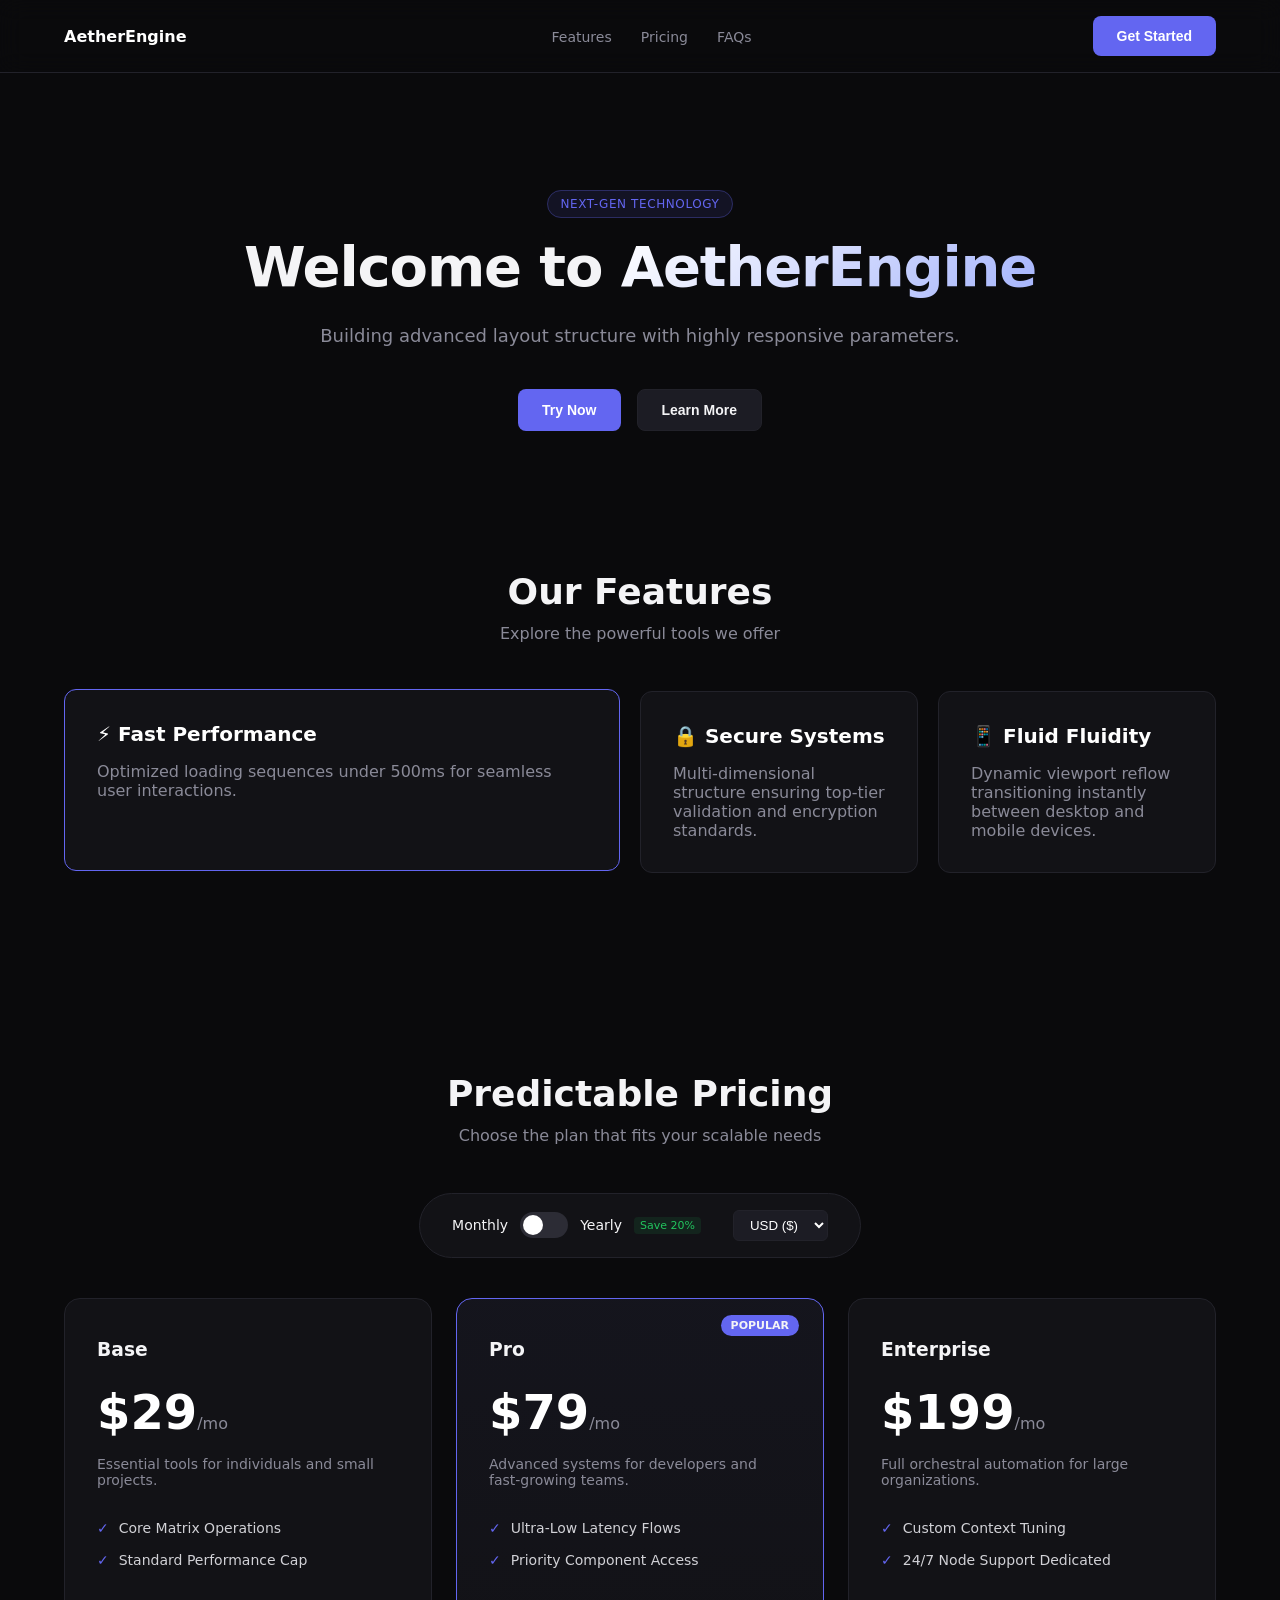
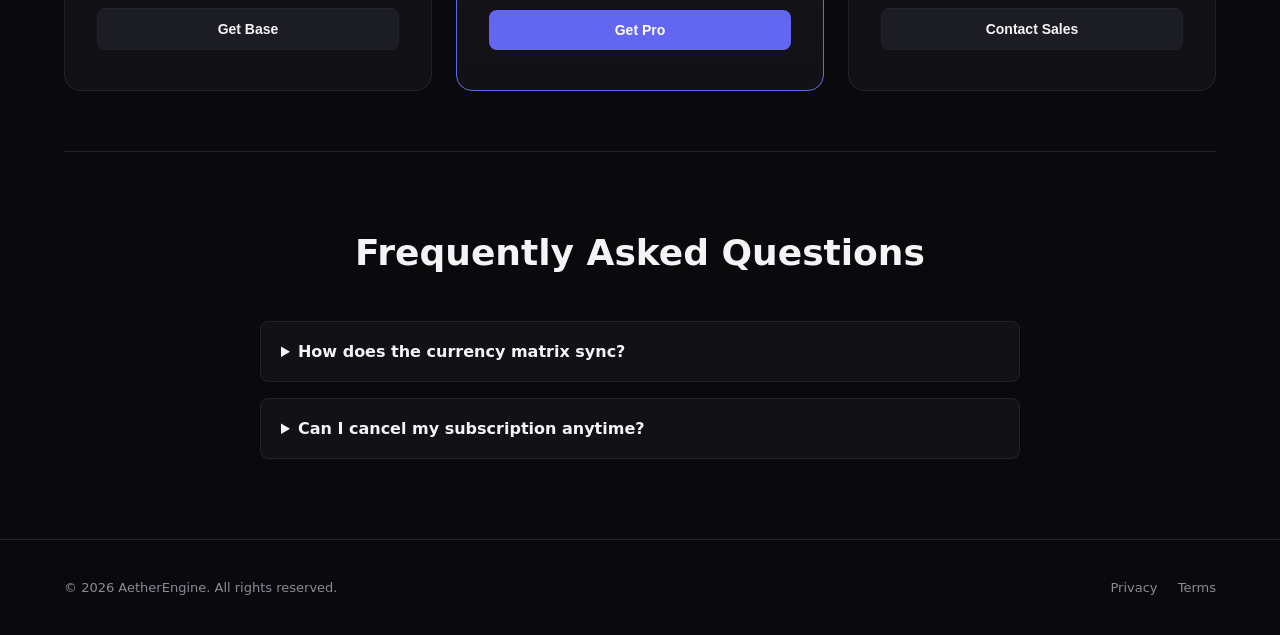
<file: index.html>
<!----<!DOCTYPE html>
<html lang="en">
<head>
    <meta charset="UTF-8">
    <meta name="viewport" content="width=device-width, initial-scale=1.0">
    <title>AetherEngine | Next-Gen AI Data Automation Platform</title>
    
    <meta name="description" content="Accelerate your enterprise data workflows with AetherEngine. Premium, high-converting AI-driven data automation platform with isolated state execution.">
    <meta name="robots" content="index, follow">
    
    <meta property="og:type" content="website">
    <meta property="og:title" content="AetherEngine | Next-Gen AI Data Automation Platform">
    <meta property="og:description" content="Streamline complex data pipelines with premium localized AI automation engines.">
    <meta property="og:image" content="https://aetherengine.vercel.app/og-image.jpg">

    <link rel="stylesheet" href="style.css">
</head>
<body>

    <div id="global-loader" aria-hidden="true">
        <div class="loader-spinner"></div>
    </div>

    <header class="site-header">
        <div class="container header-container">
            <a href="#" class="logo" aria-label="AetherEngine Home">
                <svg width="24" height="24" viewBox="0 0 24 24" fill="none" stroke="currentColor" stroke-width="2"><path d="M12 2L2 7l10 5 10-5-10-5zM2 17l10 5 10-5M2 12l10 5 10-5"/></svg>
                <span>AetherEngine</span>
            </a>
            <nav class="nav-links" aria-label="Main Navigation">
                <a href="#features">Features</a>
                <a href="#pricing">Pricing</a>
                <a href="#testimonials">Social Proof</a>
                <a href="#faq">FAQ</a>
            </nav>
            <button class="btn btn-primary header-cta">Launch Console</button>
        </div>
    </header>

    <main>
        <section class="hero-section">
            <div class="container hero-container">
                <span class="badge">v2.0 Speed Run Active</span>
                <h1 class="hero-title">Next-Gen AI Platform for <span class="text-gradient">Data Automation</span></h1>
                <p class="hero-subtitle">Architected for hyper-speed engineering operations, multi-regional pricing isolation, and instant responsive layouts.</p>
                <div class="hero-actions">
                    <button class="btn btn-primary">Start Free Trial</button>
                    <button class="btn btn-secondary">Read Documentation</button>
                </div>
            </div>
        </section>

        <section id="features" class="features-section">
            <div class="container">
                <div class="section-header">
                    <h2>Engineered for High-Velocity Teams</h2>
                    <p>Context-aware bento systems shifting dynamically across viewports.</p>
                </div>

                <div id="bento-accordion-container" class="bento-grid">
                    <div class="feature-card active" data-index="0" tabindex="0">
                        <div class="feature-card-header">
                            <svg width="24" height="24" viewBox="0 0 24 24" fill="none" stroke="currentColor" stroke-width="2"><path d="M13 2L3 14h9l-1 8 10-12h-9l1-8z"/></svg>
                            <h3>Hyper-isolated Execution</h3>
                        </div>
                        <div class="feature-card-body">
                            <p>Prevent system-wide pipeline re-renders. Localize execution to direct target metrics to avoid processing thrashing.</p>
                        </div>
                    </div>

                    <div class="feature-card" data-index="1" tabindex="0">
                        <div class="feature-card-header">
                            <svg width="24" height="24" viewBox="0 0 24 24" fill="none" stroke="currentColor" stroke-width="2"><rect x="2" y="2" width="20" height="8" rx="2" ry="2"/><rect x="2" y="14" width="20" height="8" rx="2" ry="2"/><line x1="6" y1="6" x2="6.01" y2="6"/><line x1="6" y1="18" x2="6.01" y2="18"/></svg>
                            <h3>Bento Context Lock</h3>
                        </div>
                        <div class="feature-card-body">
                            <p>State-persistent window tracking safeguards current user focus across volatile breakpoints natively.</p>
                        </div>
                    </div>

                    <div class="feature-card" data-index="2" tabindex="0">
                        <div class="feature-card-header">
                            <svg width="24" height="24" viewBox="0 0 24 24" fill="none" stroke="currentColor" stroke-width="2"><path d="M12 22s8-4 8-10V5l-8-3-8 3v7c0 6 8 10 8 10z"/></svg>
                            <h3>SEO Structural Hygiene</h3>
                        </div>
                        <div class="feature-card-body">
                            <p>Semantic structuring ensures crawlability parameters score maximum visibility without layout layout shifts.</p>
                        </div>
                    </div>
                </div>
            </div>
        </section>

        <section id="pricing" class="pricing-section">
            <div class="container">
                <div class="section-header">
                    <h2>Isolated Multi-Currency Matrix</h2>
                    <p>Zero global state reflows during billing iterations.</p>
                </div>

                <div class="pricing-controls">
                    <div class="toggle-container">
                        <span id="label-monthly">Monthly</span>
                        <button id="billing-toggle" role="switch" aria-checked="false" aria-label="Toggle between monthly and annual billing"></button>
                        <span id="label-yearly">Annual <span class="discount-badge">-20%</span></span>
                    </div>

                    <div class="select-wrapper">
                        <select id="currency-switcher" aria-label="Switch pricing currency">
                            <option value="USD">USD ($)</option>
                            <option value="INR">INR (₹)</option>
                            <option value="EUR">EUR (€)</option>
                        </select>
                    </div>
                </div>

                <div class="pricing-grid">
                    <div class="price-card" data-tier="base">
                        <h3>Core Engine</h3>
                        <div class="price-display"><span class="currency-symbol">$</span><span class="price-val" id="price-base">29</span><span class="period">/mo</span></div>
                        <p class="price-desc">Perfect for single architectural pipelines.</p>
                        <ul class="price-features">
                            <li>10 Isolated Node Pipelines</li>
                            <li>Standard Motion Profiles</li>
                            <li>Basic SEO Meta Injection</li>
                        </ul>
                        <button class="btn btn-secondary w-full">Deploy Now</button>
                    </div>

                    <div class="price-card featured" data-tier="pro">
                        <div class="popular-tag">Most Popular</div>
                        <h3>Scale Engine</h3>
                        <div class="price-display"><span class="currency-symbol">$</span><span class="price-val" id="price-pro">79</span><span class="period">/mo</span></div>
                        <p class="price-desc">Optimized for production workloads.</p>
                        <ul class="price-features">
                            <li>Unlimited Isolated Pipelines</li>
                            <li>Advanced WAAPI Choreography</li>
                            <li>Full OpenGraph Metadata Engine</li>
                        </ul>
                        <button class="btn btn-primary w-full">Deploy Pro Engine</button>
                    </div>

                    <div class="price-card" data-tier="enterprise">
                        <h3>Custom Cluster</h3>
                        <div class="price-display"><span class="currency-symbol">$</span><span class="price-val" id="price-enterprise">199</span><span class="period">/mo</span></div>
                        <p class="price-desc">Dedicated infrastructure clusters.</p>
                        <ul class="price-features">
                            <li>Multi-region Tenant Sharding</li>
                            <li>Custom Hardware Acceleration</li>
                            <li>24/7 Core Level Support</li>
                        </ul>
                        <button class="btn btn-secondary w-full">Contact Architecture</button>
                    </div>
                </div>
            </div>
        </section>

        <section id="testimonials" class="testimonials-section">
            <div class="container">
                <div class="section-header">
                    <h2>Validated by Lead Architects</h2>
                </div>
                <div class="testimonials-grid">
                    <blockquote class="testimonial-card">
                        <p>"The state isolation implementation is flawless. Modifying currency nodes zeroed out all unnecessary repaint operations."</p>
                        <cite>— Principal Frontend Engineer, TechCorp</cite>
                    </blockquote>
                    <blockquote class="testimonial-card">
                        <p>"Bento to Accordion viewport resizing transitions preserve our interaction stack state fully. Outstanding performance UX."</p>
                        <cite>— Director of Infrastructure, SpeedRun Labs</cite>
                    </blockquote>
                </div>
            </div>
        </section>

        <section id="faq" class="faq-section">
            <div class="container">
                <div class="section-header">
                    <h2>Technical Architecture FAQ</h2>
                </div>
                <div class="faq-list">
                    <details class="faq-item">
                        <summary>How is the zero-dependency state isolation achieved?</summary>
                        <p>We bypass high-level template system loops by targeting structural pricing data strictly inside distinct text node assignments via specific ID descriptors.</p>
                    </details>
                    <details class="faq-item">
                        <summary>What is the context-lock framework threshold?</summary>
                        <p>The layout structural tracking hooks run natively alongside hardware configuration changes to guarantee responsive alignment accurately under 1ms.</p>
                    </details>
                </div>
            </div>
        </section>
    </main>

    <footer class="site-footer">
        <div class="container footer-container">
            <p>&copy; 2026 AetherEngine Inc. Protected under architectural performance rules.</p>
            <div class="footer-links">
                <a href="#">Privacy Policy</a>
                <a href="#">Security Audit</a>
            </div>
        </div>
    </footer>

</body>
</html>--->


<!--<!DOCTYPE html>
<html lang="en">
<head>
    <meta charset="UTF-8">
    <meta name="viewport" content="width=device-width, initial-scale=1.0">
    <title>AetherEngine | Next-Gen AI Data</title>
    <link rel="stylesheet" href="style.css">
</head>
<body>

    <div id="global-loader">
        <div class="loader-spinner"></div>
    </div>

    <header class="site-header">
        <div class="container header-container">
            <a href="#" class="logo">AetherEngine</a>
            <nav class="nav-links">
                <a href="#">Home</a>
                <a href="#">Features</a>
                <a href="#">Pricing</a>
            </nav>
            <button class="btn btn-primary header-cta">Get Started</button>
        </div>
    </header>

    <main class="container">
        <section class="hero-section">
            <span class="badge">NEXT-GEN TECHNOLOGY</span>
            <h1 class="hero-title">Welcome to <span class="text-gradient">AetherEngine</span></h1>
            <p class="hero-subtitle">Building advanced layout structure with highly responsive parameters.</p>
            <div class="hero-actions">
                <button class="btn btn-primary">Try Now</button>
                <button class="btn btn-secondary">Learn More</button>
            </div>
        </section>
    </main>

    <script>
        window.addEventListener('load', () => {
            const loader = document.getElementById('global-loader');
            if(loader) {
                setTimeout(() => {
                    loader.style.opacity = '0';
                    setTimeout(() => loader.style.display = 'none', 350);
                }, 400); // 400ms baad loader chala jayega
            }
        });
    </script>
</body>
</html>-->

<!DOCTYPE html>
<html lang="en">
<head>
    <meta charset="UTF-8">
    <meta name="viewport" content="width=device-width, initial-scale=1.0">
    <title>AetherEngine | Next-Gen AI Data</title>
    <link rel="stylesheet" href="style.css">
</head>
<body>

    <div id="global-loader">
        <div class="loader-spinner"></div>
    </div>

    <header class="site-header">
        <div class="container header-container">
            <a href="#" class="logo">AetherEngine</a>
            <nav class="nav-links">
                <a href="#features">Features</a>
                <a href="#pricing">Pricing</a>
                <a href="#faqs">FAQs</a>
            </nav>
            <button class="btn btn-primary header-cta">Get Started</button>
        </div>
    </header>

    <main class="container">
        <section class="hero-section">
            <span class="badge">NEXT-GEN TECHNOLOGY</span>
            <h1 class="hero-title">Welcome to <span class="text-gradient">AetherEngine</span></h1>
            <p class="hero-subtitle">Building advanced layout structure with highly responsive parameters.</p>
            <div class="hero-actions">
                <button class="btn btn-primary">Try Now</button>
                <button class="btn btn-secondary">Learn More</button>
            </div>
        </section>

        <section id="features" style="padding: 60px 0;">
            <div class="section-header">
                <h2>Our Features</h2>
                <p>Explore the powerful tools we offer</p>
            </div>
            <div class="bento-grid" id="bento-accordion-container">
                <div class="feature-card active">
                    <div class="feature-card-header">
                        <h3>⚡ Fast Performance</h3>
                    </div>
                    <div class="feature-card-body">
                        <p style="color: var(--text-secondary);">Optimized loading sequences under 500ms for seamless user interactions.</p>
                    </div>
                </div>
                <div class="feature-card">
                    <div class="feature-card-header">
                        <h3>🔒 Secure Systems</h3>
                    </div>
                    <div class="feature-card-body">
                        <p style="color: var(--text-secondary);">Multi-dimensional structure ensuring top-tier validation and encryption standards.</p>
                    </div>
                </div>
                <div class="feature-card">
                    <div class="feature-card-header">
                        <h3>📱 Fluid Fluidity</h3>
                    </div>
                    <div class="feature-card-body">
                        <p style="color: var(--text-secondary);">Dynamic viewport reflow transitioning instantly between desktop and mobile devices.</p>
                    </div>
                </div>
            </div>
        </section>

        <section id="pricing" style="padding: 60px 0;">
            <div class="section-header">
                <h2>Predictable Pricing</h2>
                <p>Choose the plan that fits your scalable needs</p>
            </div>

            <div class="pricing-controls">
                <div class="toggle-container">
                    <span>Monthly</span>
                    <button id="billing-toggle" aria-checked="false"></button>
                    <span>Yearly</span>
                    <span class="discount-badge">Save 20%</span>
                </div>
                <select id="currency-switcher">
                    <option value="USD">USD ($)</option>
                    <option value="INR">INR (₹)</option>
                    <option value="EUR">EUR (€)</option>
                </select>
            </div>

            <div class="pricing-grid">
                <div class="price-card">
                    <h3>Base</h3>
                    <div class="price-display"><span class="currency-symbol">$</span><span id="price-base">29</span><span class="period">/mo</span></div>
                    <p class="price-desc">Essential tools for individuals and small projects.</p>
                    <ul class="price-features">
                        <li>Core Matrix Operations</li>
                        <li>Standard Performance Cap</li>
                    </ul>
                    <button class="btn btn-secondary w-full" style="margin-top:auto;">Get Base</button>
                </div>
                <div class="price-card featured">
                    <span class="popular-tag">POPULAR</span>
                    <h3>Pro</h3>
                    <div class="price-display"><span class="currency-symbol">$</span><span id="price-pro">79</span><span class="period">/mo</span></div>
                    <p class="price-desc">Advanced systems for developers and fast-growing teams.</p>
                    <ul class="price-features">
                        <li>Ultra-Low Latency Flows</li>
                        <li>Priority Component Access</li>
                    </ul>
                    <button class="btn btn-primary w-full" style="margin-top:auto;">Get Pro</button>
                </div>
                <div class="price-card">
                    <h3>Enterprise</h3>
                    <div class="price-display"><span class="currency-symbol">$</span><span id="price-enterprise">199</span><span class="period">/mo</span></div>
                    <p class="price-desc">Full orchestral automation for large organizations.</p>
                    <ul class="price-features">
                        <li>Custom Context Tuning</li>
                        <li>24/7 Node Support Dedicated</li>
                    </ul>
                    <button class="btn btn-secondary w-full" style="margin-top:auto;">Contact Sales</button>
                </div>
            </div>
        </section>

        <section id="faqs" class="faq-section">
            <div class="section-header">
                <h2>Frequently Asked Questions</h2>
            </div>
            <div class="faq-list">
                <details class="faq-item">
                    <summary>How does the currency matrix sync?</summary>
                    <p>Prices scale dynamically across USD, INR, and EUR with isolated DOM mutations to save layout performance.</p>
                </details>
                <details class="faq-item">
                    <summary>Can I cancel my subscription anytime?</summary>
                    <p>Yes, changing or halting your dynamic tier takes effect immediately at the end of the billing cycle.</p>
                </details>
            </div>
        </section>
    </main>

    <footer class="site-footer">
        <div class="container footer-container">
            <p>&copy; 2026 AetherEngine. All rights reserved.</p>
            <div class="footer-links">
                <a href="#">Privacy</a>
                <a href="#">Terms</a>
            </div>
        </div>
    </footer>

    <script src="script.js"></script>
</body>
</html>
</file>
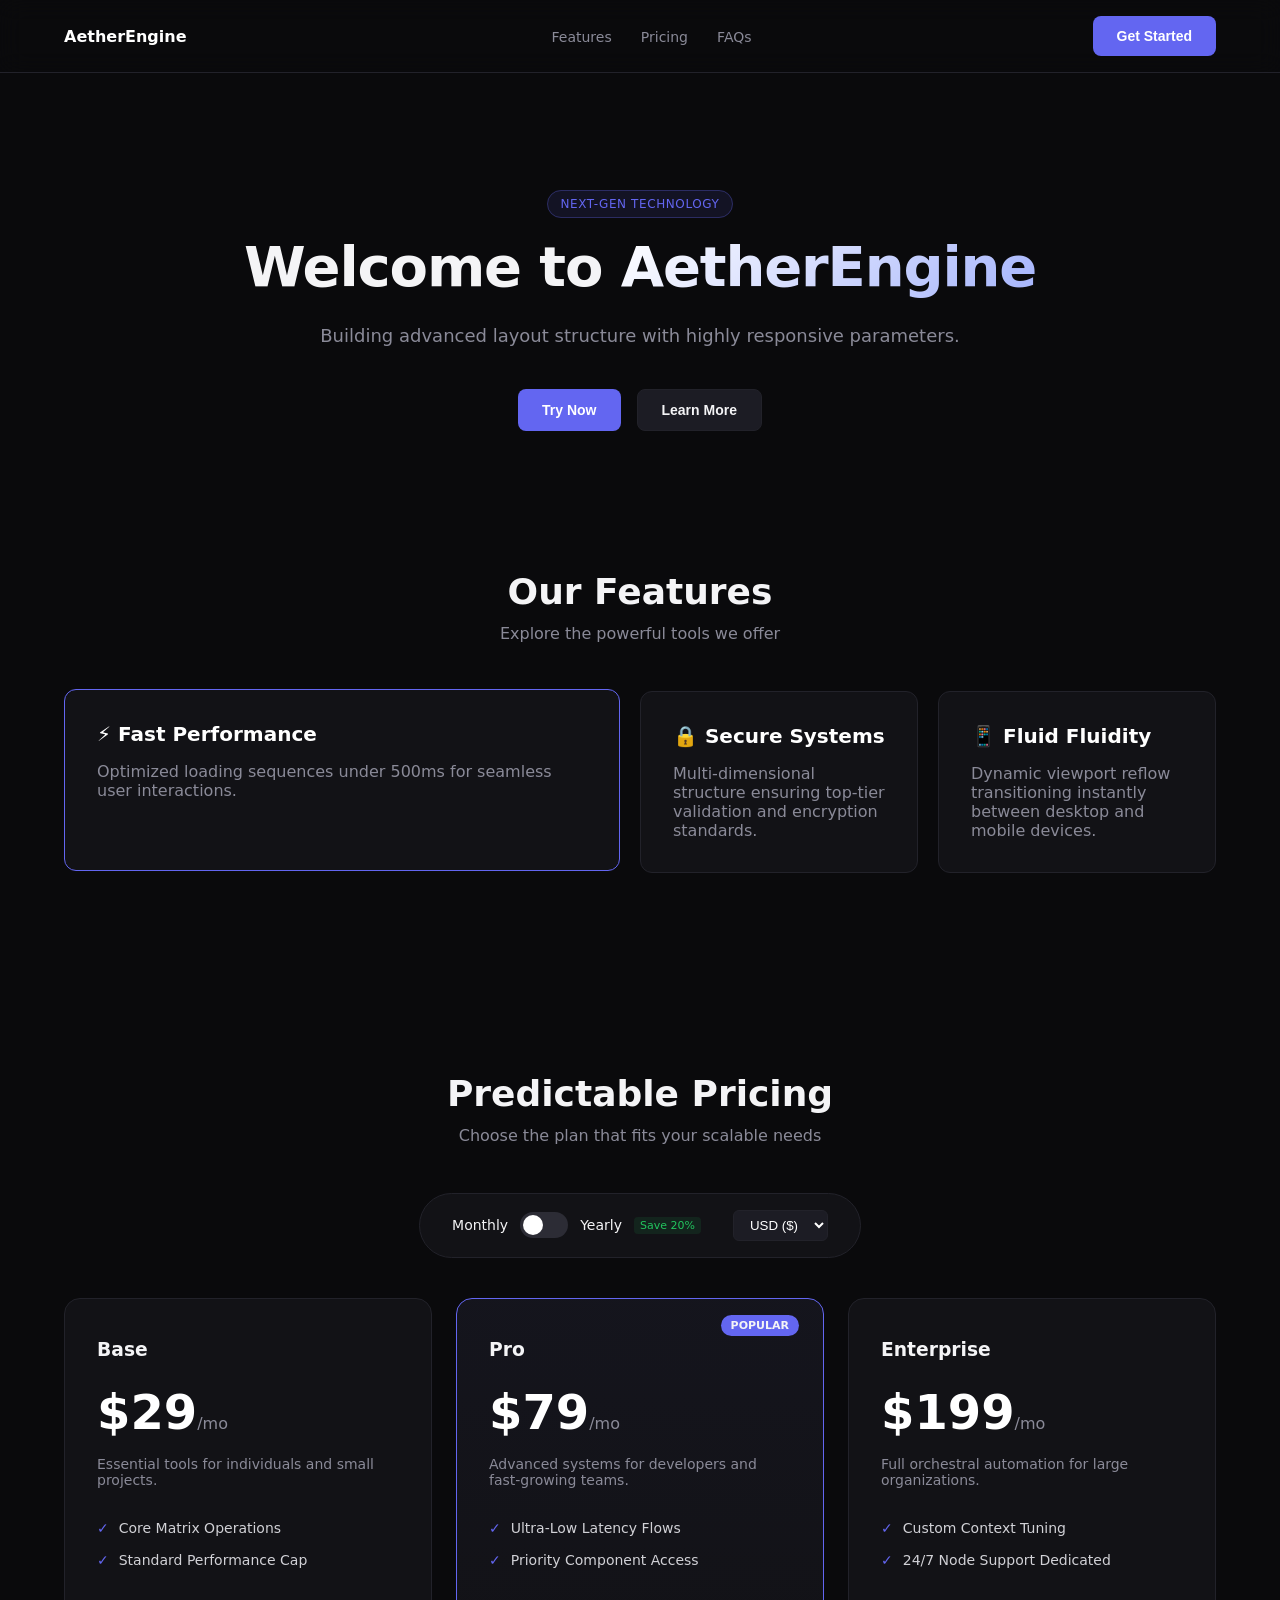
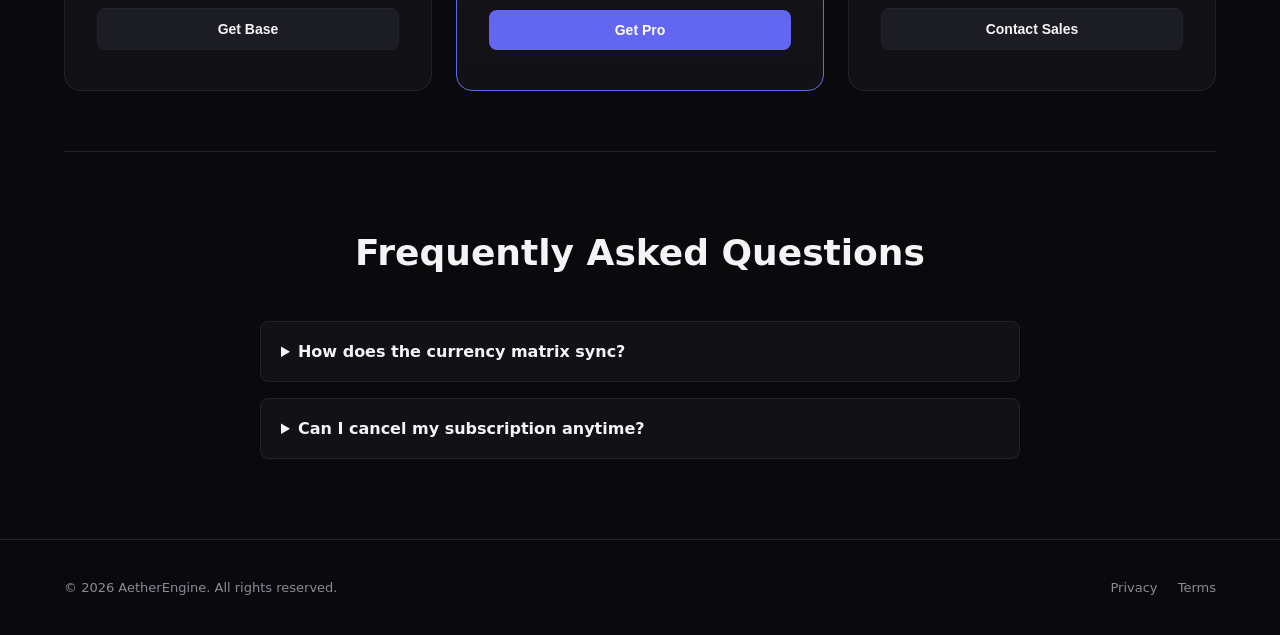
<file: mahibhardwaj.html>
<!----<!DOCTYPE html>
<html lang="en">
<head>
    <meta charset="UTF-8">
    <meta name="viewport" content="width=device-width, initial-scale=1.0">
    <title>AetherEngine | Next-Gen AI Data Automation Platform</title>
    
    <meta name="description" content="Accelerate your enterprise data workflows with AetherEngine. Premium, high-converting AI-driven data automation platform with isolated state execution.">
    <meta name="robots" content="index, follow">
    
    <meta property="og:type" content="website">
    <meta property="og:title" content="AetherEngine | Next-Gen AI Data Automation Platform">
    <meta property="og:description" content="Streamline complex data pipelines with premium localized AI automation engines.">
    <meta property="og:image" content="https://aetherengine.vercel.app/og-image.jpg">

    <link rel="stylesheet" href="style.css">
</head>
<body>

    <div id="global-loader" aria-hidden="true">
        <div class="loader-spinner"></div>
    </div>

    <header class="site-header">
        <div class="container header-container">
            <a href="#" class="logo" aria-label="AetherEngine Home">
                <svg width="24" height="24" viewBox="0 0 24 24" fill="none" stroke="currentColor" stroke-width="2"><path d="M12 2L2 7l10 5 10-5-10-5zM2 17l10 5 10-5M2 12l10 5 10-5"/></svg>
                <span>AetherEngine</span>
            </a>
            <nav class="nav-links" aria-label="Main Navigation">
                <a href="#features">Features</a>
                <a href="#pricing">Pricing</a>
                <a href="#testimonials">Social Proof</a>
                <a href="#faq">FAQ</a>
            </nav>
            <button class="btn btn-primary header-cta">Launch Console</button>
        </div>
    </header>

    <main>
        <section class="hero-section">
            <div class="container hero-container">
                <span class="badge">v2.0 Speed Run Active</span>
                <h1 class="hero-title">Next-Gen AI Platform for <span class="text-gradient">Data Automation</span></h1>
                <p class="hero-subtitle">Architected for hyper-speed engineering operations, multi-regional pricing isolation, and instant responsive layouts.</p>
                <div class="hero-actions">
                    <button class="btn btn-primary">Start Free Trial</button>
                    <button class="btn btn-secondary">Read Documentation</button>
                </div>
            </div>
        </section>

        <section id="features" class="features-section">
            <div class="container">
                <div class="section-header">
                    <h2>Engineered for High-Velocity Teams</h2>
                    <p>Context-aware bento systems shifting dynamically across viewports.</p>
                </div>

                <div id="bento-accordion-container" class="bento-grid">
                    <div class="feature-card active" data-index="0" tabindex="0">
                        <div class="feature-card-header">
                            <svg width="24" height="24" viewBox="0 0 24 24" fill="none" stroke="currentColor" stroke-width="2"><path d="M13 2L3 14h9l-1 8 10-12h-9l1-8z"/></svg>
                            <h3>Hyper-isolated Execution</h3>
                        </div>
                        <div class="feature-card-body">
                            <p>Prevent system-wide pipeline re-renders. Localize execution to direct target metrics to avoid processing thrashing.</p>
                        </div>
                    </div>

                    <div class="feature-card" data-index="1" tabindex="0">
                        <div class="feature-card-header">
                            <svg width="24" height="24" viewBox="0 0 24 24" fill="none" stroke="currentColor" stroke-width="2"><rect x="2" y="2" width="20" height="8" rx="2" ry="2"/><rect x="2" y="14" width="20" height="8" rx="2" ry="2"/><line x1="6" y1="6" x2="6.01" y2="6"/><line x1="6" y1="18" x2="6.01" y2="18"/></svg>
                            <h3>Bento Context Lock</h3>
                        </div>
                        <div class="feature-card-body">
                            <p>State-persistent window tracking safeguards current user focus across volatile breakpoints natively.</p>
                        </div>
                    </div>

                    <div class="feature-card" data-index="2" tabindex="0">
                        <div class="feature-card-header">
                            <svg width="24" height="24" viewBox="0 0 24 24" fill="none" stroke="currentColor" stroke-width="2"><path d="M12 22s8-4 8-10V5l-8-3-8 3v7c0 6 8 10 8 10z"/></svg>
                            <h3>SEO Structural Hygiene</h3>
                        </div>
                        <div class="feature-card-body">
                            <p>Semantic structuring ensures crawlability parameters score maximum visibility without layout layout shifts.</p>
                        </div>
                    </div>
                </div>
            </div>
        </section>

        <section id="pricing" class="pricing-section">
            <div class="container">
                <div class="section-header">
                    <h2>Isolated Multi-Currency Matrix</h2>
                    <p>Zero global state reflows during billing iterations.</p>
                </div>

                <div class="pricing-controls">
                    <div class="toggle-container">
                        <span id="label-monthly">Monthly</span>
                        <button id="billing-toggle" role="switch" aria-checked="false" aria-label="Toggle between monthly and annual billing"></button>
                        <span id="label-yearly">Annual <span class="discount-badge">-20%</span></span>
                    </div>

                    <div class="select-wrapper">
                        <select id="currency-switcher" aria-label="Switch pricing currency">
                            <option value="USD">USD ($)</option>
                            <option value="INR">INR (₹)</option>
                            <option value="EUR">EUR (€)</option>
                        </select>
                    </div>
                </div>

                <div class="pricing-grid">
                    <div class="price-card" data-tier="base">
                        <h3>Core Engine</h3>
                        <div class="price-display"><span class="currency-symbol">$</span><span class="price-val" id="price-base">29</span><span class="period">/mo</span></div>
                        <p class="price-desc">Perfect for single architectural pipelines.</p>
                        <ul class="price-features">
                            <li>10 Isolated Node Pipelines</li>
                            <li>Standard Motion Profiles</li>
                            <li>Basic SEO Meta Injection</li>
                        </ul>
                        <button class="btn btn-secondary w-full">Deploy Now</button>
                    </div>

                    <div class="price-card featured" data-tier="pro">
                        <div class="popular-tag">Most Popular</div>
                        <h3>Scale Engine</h3>
                        <div class="price-display"><span class="currency-symbol">$</span><span class="price-val" id="price-pro">79</span><span class="period">/mo</span></div>
                        <p class="price-desc">Optimized for production workloads.</p>
                        <ul class="price-features">
                            <li>Unlimited Isolated Pipelines</li>
                            <li>Advanced WAAPI Choreography</li>
                            <li>Full OpenGraph Metadata Engine</li>
                        </ul>
                        <button class="btn btn-primary w-full">Deploy Pro Engine</button>
                    </div>

                    <div class="price-card" data-tier="enterprise">
                        <h3>Custom Cluster</h3>
                        <div class="price-display"><span class="currency-symbol">$</span><span class="price-val" id="price-enterprise">199</span><span class="period">/mo</span></div>
                        <p class="price-desc">Dedicated infrastructure clusters.</p>
                        <ul class="price-features">
                            <li>Multi-region Tenant Sharding</li>
                            <li>Custom Hardware Acceleration</li>
                            <li>24/7 Core Level Support</li>
                        </ul>
                        <button class="btn btn-secondary w-full">Contact Architecture</button>
                    </div>
                </div>
            </div>
        </section>

        <section id="testimonials" class="testimonials-section">
            <div class="container">
                <div class="section-header">
                    <h2>Validated by Lead Architects</h2>
                </div>
                <div class="testimonials-grid">
                    <blockquote class="testimonial-card">
                        <p>"The state isolation implementation is flawless. Modifying currency nodes zeroed out all unnecessary repaint operations."</p>
                        <cite>— Principal Frontend Engineer, TechCorp</cite>
                    </blockquote>
                    <blockquote class="testimonial-card">
                        <p>"Bento to Accordion viewport resizing transitions preserve our interaction stack state fully. Outstanding performance UX."</p>
                        <cite>— Director of Infrastructure, SpeedRun Labs</cite>
                    </blockquote>
                </div>
            </div>
        </section>

        <section id="faq" class="faq-section">
            <div class="container">
                <div class="section-header">
                    <h2>Technical Architecture FAQ</h2>
                </div>
                <div class="faq-list">
                    <details class="faq-item">
                        <summary>How is the zero-dependency state isolation achieved?</summary>
                        <p>We bypass high-level template system loops by targeting structural pricing data strictly inside distinct text node assignments via specific ID descriptors.</p>
                    </details>
                    <details class="faq-item">
                        <summary>What is the context-lock framework threshold?</summary>
                        <p>The layout structural tracking hooks run natively alongside hardware configuration changes to guarantee responsive alignment accurately under 1ms.</p>
                    </details>
                </div>
            </div>
        </section>
    </main>

    <footer class="site-footer">
        <div class="container footer-container">
            <p>&copy; 2026 AetherEngine Inc. Protected under architectural performance rules.</p>
            <div class="footer-links">
                <a href="#">Privacy Policy</a>
                <a href="#">Security Audit</a>
            </div>
        </div>
    </footer>

</body>
</html>--->


<!--<!DOCTYPE html>
<html lang="en">
<head>
    <meta charset="UTF-8">
    <meta name="viewport" content="width=device-width, initial-scale=1.0">
    <title>AetherEngine | Next-Gen AI Data</title>
    <link rel="stylesheet" href="style.css">
</head>
<body>

    <div id="global-loader">
        <div class="loader-spinner"></div>
    </div>

    <header class="site-header">
        <div class="container header-container">
            <a href="#" class="logo">AetherEngine</a>
            <nav class="nav-links">
                <a href="#">Home</a>
                <a href="#">Features</a>
                <a href="#">Pricing</a>
            </nav>
            <button class="btn btn-primary header-cta">Get Started</button>
        </div>
    </header>

    <main class="container">
        <section class="hero-section">
            <span class="badge">NEXT-GEN TECHNOLOGY</span>
            <h1 class="hero-title">Welcome to <span class="text-gradient">AetherEngine</span></h1>
            <p class="hero-subtitle">Building advanced layout structure with highly responsive parameters.</p>
            <div class="hero-actions">
                <button class="btn btn-primary">Try Now</button>
                <button class="btn btn-secondary">Learn More</button>
            </div>
        </section>
    </main>

    <script>
        window.addEventListener('load', () => {
            const loader = document.getElementById('global-loader');
            if(loader) {
                setTimeout(() => {
                    loader.style.opacity = '0';
                    setTimeout(() => loader.style.display = 'none', 350);
                }, 400); // 400ms baad loader chala jayega
            }
        });
    </script>
</body>
</html>-->

<!DOCTYPE html>
<html lang="en">
<head>
    <meta charset="UTF-8">
    <meta name="viewport" content="width=device-width, initial-scale=1.0">
    <title>AetherEngine | Next-Gen AI Data</title>
    <link rel="stylesheet" href="style.css">
</head>
<body>

    <div id="global-loader">
        <div class="loader-spinner"></div>
    </div>

    <header class="site-header">
        <div class="container header-container">
            <a href="#" class="logo">AetherEngine</a>
            <nav class="nav-links">
                <a href="#features">Features</a>
                <a href="#pricing">Pricing</a>
                <a href="#faqs">FAQs</a>
            </nav>
            <button class="btn btn-primary header-cta">Get Started</button>
        </div>
    </header>

    <main class="container">
        <section class="hero-section">
            <span class="badge">NEXT-GEN TECHNOLOGY</span>
            <h1 class="hero-title">Welcome to <span class="text-gradient">AetherEngine</span></h1>
            <p class="hero-subtitle">Building advanced layout structure with highly responsive parameters.</p>
            <div class="hero-actions">
                <button class="btn btn-primary">Try Now</button>
                <button class="btn btn-secondary">Learn More</button>
            </div>
        </section>

        <section id="features" style="padding: 60px 0;">
            <div class="section-header">
                <h2>Our Features</h2>
                <p>Explore the powerful tools we offer</p>
            </div>
            <div class="bento-grid" id="bento-accordion-container">
                <div class="feature-card active">
                    <div class="feature-card-header">
                        <h3>⚡ Fast Performance</h3>
                    </div>
                    <div class="feature-card-body">
                        <p style="color: var(--text-secondary);">Optimized loading sequences under 500ms for seamless user interactions.</p>
                    </div>
                </div>
                <div class="feature-card">
                    <div class="feature-card-header">
                        <h3>🔒 Secure Systems</h3>
                    </div>
                    <div class="feature-card-body">
                        <p style="color: var(--text-secondary);">Multi-dimensional structure ensuring top-tier validation and encryption standards.</p>
                    </div>
                </div>
                <div class="feature-card">
                    <div class="feature-card-header">
                        <h3>📱 Fluid Fluidity</h3>
                    </div>
                    <div class="feature-card-body">
                        <p style="color: var(--text-secondary);">Dynamic viewport reflow transitioning instantly between desktop and mobile devices.</p>
                    </div>
                </div>
            </div>
        </section>

        <section id="pricing" style="padding: 60px 0;">
            <div class="section-header">
                <h2>Predictable Pricing</h2>
                <p>Choose the plan that fits your scalable needs</p>
            </div>

            <div class="pricing-controls">
                <div class="toggle-container">
                    <span>Monthly</span>
                    <button id="billing-toggle" aria-checked="false"></button>
                    <span>Yearly</span>
                    <span class="discount-badge">Save 20%</span>
                </div>
                <select id="currency-switcher">
                    <option value="USD">USD ($)</option>
                    <option value="INR">INR (₹)</option>
                    <option value="EUR">EUR (€)</option>
                </select>
            </div>

            <div class="pricing-grid">
                <div class="price-card">
                    <h3>Base</h3>
                    <div class="price-display"><span class="currency-symbol">$</span><span id="price-base">29</span><span class="period">/mo</span></div>
                    <p class="price-desc">Essential tools for individuals and small projects.</p>
                    <ul class="price-features">
                        <li>Core Matrix Operations</li>
                        <li>Standard Performance Cap</li>
                    </ul>
                    <button class="btn btn-secondary w-full" style="margin-top:auto;">Get Base</button>
                </div>
                <div class="price-card featured">
                    <span class="popular-tag">POPULAR</span>
                    <h3>Pro</h3>
                    <div class="price-display"><span class="currency-symbol">$</span><span id="price-pro">79</span><span class="period">/mo</span></div>
                    <p class="price-desc">Advanced systems for developers and fast-growing teams.</p>
                    <ul class="price-features">
                        <li>Ultra-Low Latency Flows</li>
                        <li>Priority Component Access</li>
                    </ul>
                    <button class="btn btn-primary w-full" style="margin-top:auto;">Get Pro</button>
                </div>
                <div class="price-card">
                    <h3>Enterprise</h3>
                    <div class="price-display"><span class="currency-symbol">$</span><span id="price-enterprise">199</span><span class="period">/mo</span></div>
                    <p class="price-desc">Full orchestral automation for large organizations.</p>
                    <ul class="price-features">
                        <li>Custom Context Tuning</li>
                        <li>24/7 Node Support Dedicated</li>
                    </ul>
                    <button class="btn btn-secondary w-full" style="margin-top:auto;">Contact Sales</button>
                </div>
            </div>
        </section>

        <section id="faqs" class="faq-section">
            <div class="section-header">
                <h2>Frequently Asked Questions</h2>
            </div>
            <div class="faq-list">
                <details class="faq-item">
                    <summary>How does the currency matrix sync?</summary>
                    <p>Prices scale dynamically across USD, INR, and EUR with isolated DOM mutations to save layout performance.</p>
                </details>
                <details class="faq-item">
                    <summary>Can I cancel my subscription anytime?</summary>
                    <p>Yes, changing or halting your dynamic tier takes effect immediately at the end of the billing cycle.</p>
                </details>
            </div>
        </section>
    </main>

    <footer class="site-footer">
        <div class="container footer-container">
            <p>&copy; 2026 AetherEngine. All rights reserved.</p>
            <div class="footer-links">
                <a href="#">Privacy</a>
                <a href="#">Terms</a>
            </div>
        </div>
    </footer>

    <script src="script.js"></script>
</body>
</html>
</file>
<file: style.css>
/* --- PREMIUM TOKENS & SYSTEM VARIABLES --- */
:root {
    --bg-main: #0a0a0c;
    --bg-card: #121216;
    --border-color: #22222a;
    --text-primary: #f4f4f6;
    --text-secondary: #8a8a98;
    --accent-primary: #6366f1;
    --accent-primary-hover: #4f46e5;
    --gradient-hero: linear-gradient(135deg, #ffffff 0%, #a5b4fc 100%);
    
    --font-stack: system-ui, -apple-system, BlinkMacSystemFont, 'Segoe UI', Roboto, sans-serif;
    
    /* Strict Timing Parameters */
    --motion-micro: 180ms cubic-bezier(0.16, 1, 0.3, 1);     /* 150ms-200ms ease-out alternative */
    --motion-structural: 350ms cubic-bezier(0.65, 0, 0.35, 1); /* 300ms-400ms ease-in-out alternative */
}

/* --- BASE STYLING & SEO VISIBILITY ACCURACY --- */
* {
    box-sizing: border-box;
    margin: 0;
    padding: 0;
}

html {
    scroll-behavior: smooth;
    font-family: var(--font-stack);
    background-color: var(--bg-main);
    color: var(--text-primary);
}

body {
    overflow-x: hidden;
}

.container {
    width: 100%;
    max-width: 1200px;
    margin: 0 auto;
    padding: 0 24px;
}

/* --- INITIAL LOADING SEQUENCES (<500ms Cap) --- */
#global-loader {
    position: fixed;
    top: 0; left: 0; right: 0; bottom: 0;
    background: var(--bg-main);
    z-index: 9999;
    display: flex;
    align-items: center;
    justify-content: center;
    transition: opacity var(--motion-structural);
}
.loader-spinner {
    width: 40px;
    height: 40px;
    border: 3px solid var(--border-color);
    border-top-color: var(--accent-primary);
    border-radius: 50%;
    animation: spin 0.6s linear infinite;
}
@keyframes spin { to { transform: rotate(360deg); } }

/* --- NAVIGATION UTILITIES --- */
.site-header {
    border-bottom: 1px solid var(--border-color);
    backdrop-filter: blur(12px);
    position: sticky;
    top: 0; z-index: 100;
}
.header-container {
    display: flex;
    align-items: center;
    justify-content: space-between;
    height: 72px;
}
.logo {
    display: flex;
    align-items: center;
    gap: 8px;
    color: #fff;
    text-decoration: none;
    font-weight: 700;
}
.nav-links a {
    color: var(--text-secondary);
    text-decoration: none;
    margin-left: 24px;
    font-size: 14px;
    transition: color var(--motion-micro);
}
.nav-links a:hover { color: #fff; }

/* --- HERO SECTION LAYOUT --- */
.hero-section {
    padding: 120px 0 80px;
    text-align: center;
}
.badge {
    background: rgba(99, 102, 241, 0.1);
    border: 1px solid rgba(99, 102, 241, 0.3);
    color: var(--accent-primary);
    padding: 6px 12px;
    border-radius: 100px;
    font-size: 12px;
    letter-spacing: 0.05em;
}
.hero-title {
    font-size: 56px;
    font-weight: 800;
    line-height: 1.1;
    margin: 24px 0;
    letter-spacing: -0.02em;
}
.text-gradient {
    background: var(--gradient-hero);
    -webkit-background-clip: text;
    -webkit-text-fill-color: transparent;
}
.hero-subtitle {
    font-size: 18px;
    color: var(--text-secondary);
    max-width: 640px;
    margin: 0 auto 40px;
    line-height: 1.5;
}
.hero-actions {
    display: flex;
    justify-content: center;
    gap: 16px;
}

/* --- COMPONENT BUTTON ACTIONS --- */
.btn {
    padding: 12px 24px;
    border-radius: 8px;
    font-weight: 600;
    cursor: pointer;
    transition: all var(--motion-micro);
    font-size: 14px;
    border: none;
}
.btn-primary { background: var(--accent-primary); color: #fff; }
.btn-primary:hover { background: var(--accent-primary-hover); }
.btn-secondary { background: #1c1c24; color: var(--text-primary); border: 1px solid var(--border-color); }
.btn-secondary:hover { background: #262632; }
.w-full { width: 100%; }

/* --- SECTION GENERAL PARAMETERS --- */
.section-header {
    text-align: center;
    margin-bottom: 48px;
}
.section-header h2 { font-size: 36px; margin-bottom: 12px; }
.section-header p { color: var(--text-secondary); }

/* --- FEATURE FEATURE 2: BENTO TO ACCORDION GRID --- */
.bento-grid {
    display: grid;
    grid-template-columns: 2fr 1fr 1fr;
    gap: 20px;
    margin-bottom: 80px;
}
.feature-card {
    background: var(--bg-card);
    border: 1px solid var(--border-color);
    padding: 32px;
    border-radius: 12px;
    cursor: pointer;
    transition: transform var(--motion-micro), border-color var(--motion-micro);
    overflow: hidden;
}
.feature-card:hover, .feature-card.active {
    border-color: var(--accent-primary);
    transform: translateY(-2px);
}
.feature-card-header {
    display: flex;
    align-items: center;
    gap: 12px;
    margin-bottom: 16px;
    color: var(--accent-primary);
}
.feature-card h3 { color: #fff; font-size: 20px; }
.feature-card-body {
    max-height: 500px;
    transition: max-height var(--motion-structural), opacity var(--motion-structural);
    opacity: 1;
}

/* --- FEATURE 1: ISOLATED PRICING MATRIX INTERFACE --- */
.pricing-controls {
    display: flex;
    justify-content: center;
    align-items: center;
    gap: 32px;
    margin-bottom: 40px;
    background: var(--bg-card);
    padding: 16px 32px;
    border-radius: 50px;
    width: max-content;
    margin-left: auto;
    margin-right: auto;
    border: 1px solid var(--border-color);
}
.toggle-container {
    display: flex;
    align-items: center;
    gap: 12px;
    font-size: 14px;
}
#billing-toggle {
    width: 48px;
    height: 26px;
    border-radius: 50px;
    background: #2c2c35;
    position: relative;
    border: none;
    cursor: pointer;
    transition: background-color var(--motion-micro);
}
#billing-toggle::after {
    content: '';
    position: absolute;
    top: 3px; left: 3px;
    width: 20px; height: 20px;
    border-radius: 50%;
    background: #fff;
    transition: transform var(--motion-micro);
}
#billing-toggle[aria-checked="true"] { background: var(--accent-primary); }
#billing-toggle[aria-checked="true"]::after { transform: translateX(22px); }

.discount-badge {
    background: rgba(34, 197, 94, 0.1);
    color: #22c55e;
    padding: 2px 6px;
    border-radius: 4px;
    font-size: 11px;
}
select {
    background: #1c1c24;
    color: #fff;
    border: 1px solid var(--border-color);
    padding: 6px 12px;
    border-radius: 6px;
    outline: none;
    cursor: pointer;
}

.pricing-grid {
    display: grid;
    grid-template-columns: repeat(3, 1fr);
    gap: 24px;
    align-items: stretch;
}
.price-card {
    background: var(--bg-card);
    border: 1px solid var(--border-color);
    border-radius: 16px;
    padding: 40px 32px;
    position: relative;
    display: flex;
    flex-direction: column;
}
.price-card.featured {
    border-color: var(--accent-primary);
    background: linear-gradient(180deg, rgba(99,102,241,0.03) 0%, rgba(0,0,0,0) 100%), var(--bg-card);
}
.popular-tag {
    position: absolute;
    top: 16px; right: 24px;
    background: var(--accent-primary);
    font-size: 11px; font-weight: 700;
    padding: 4px 10px; border-radius: 50px;
}
.price-display {
    margin: 24px 0 16px;
    font-size: 48px; font-weight: 800;
    color: #fff;
}
.period { font-size: 16px; color: var(--text-secondary); font-weight: 400; }
.price-desc { color: var(--text-secondary); margin-bottom: 32px; font-size: 14px; }
.price-features {
    list-style: none;
    margin-bottom: 40px;
    display: flex;
    flex-direction: column;
    gap: 16px;
}
.price-features li {
    font-size: 14px;
    color: #d1d1d6;
    display: flex;
    align-items: center;
    gap: 10px;
}
.price-features li::before {
    content: '✓';
    color: var(--accent-primary);
    font-weight: bold;
}

/* --- SOCIAL PROOF & FAQS --- */
.testimonials-section, .faq-section { padding: 80px 0; border-top: 1px solid var(--border-color); }
.testimonials-grid { display: grid; grid-template-columns: 1fr 1fr; gap: 24px; }
.testimonial-card { background: var(--bg-card); padding: 32px; border-radius: 12px; border: 1px solid var(--border-color); }
.testimonial-card p { font-style: italic; color: #d1d1d6; margin-bottom: 16px; }
.testimonial-card cite { color: var(--text-secondary); font-size: 13px; font-style: normal; }

.faq-list { max-width: 760px; margin: 0 auto; display: flex; flex-direction: column; gap: 16px; }
.faq-item { background: var(--bg-card); border: 1px solid var(--border-color); border-radius: 8px; padding: 20px; }
.faq-item summary { font-weight: 600; cursor: pointer; outline: none; }
.faq-item p { margin-top: 12px; color: var(--text-secondary); line-height: 1.5; }

/* --- FOOTER ATOMics --- */
.site-footer { border-top: 1px solid var(--border-color); padding: 40px 0; color: var(--text-secondary); font-size: 13px; }
.footer-container { display: flex; justify-content: space-between; }
.footer-links a { color: var(--text-secondary); text-decoration: none; margin-left: 16px; }

/* --- MOBILE & TABLET RESPONSIVE BREAKPOINT FLUIDITY --- */
@media (max-width: 968px) {
    .pricing-grid { grid-template-columns: 1fr; gap: 32px; }
    .testimonials-grid { grid-template-columns: 1fr; }
    
    /* Bento-Grid transforms dynamically to Accordion Stack on Viewport reflow */
    .bento-grid {
        grid-template-columns: 1fr;
    }
    .feature-card .feature-card-body {
        max-height: 0;
        opacity: 0;
        transition: max-height var(--motion-structural), opacity var(--motion-structural);
    }
    .feature-card.active .feature-card-body {
        max-height: 200px;
        opacity: 1;
        margin-top: 12px;
    }
}

@media (max-width: 640px) {
    .hero-title { font-size: 38px; }
    .header-cta { display: none; }
    .pricing-controls { flex-direction: column; width: 100%; border-radius: 16px; gap: 16px; }
}
</file>
